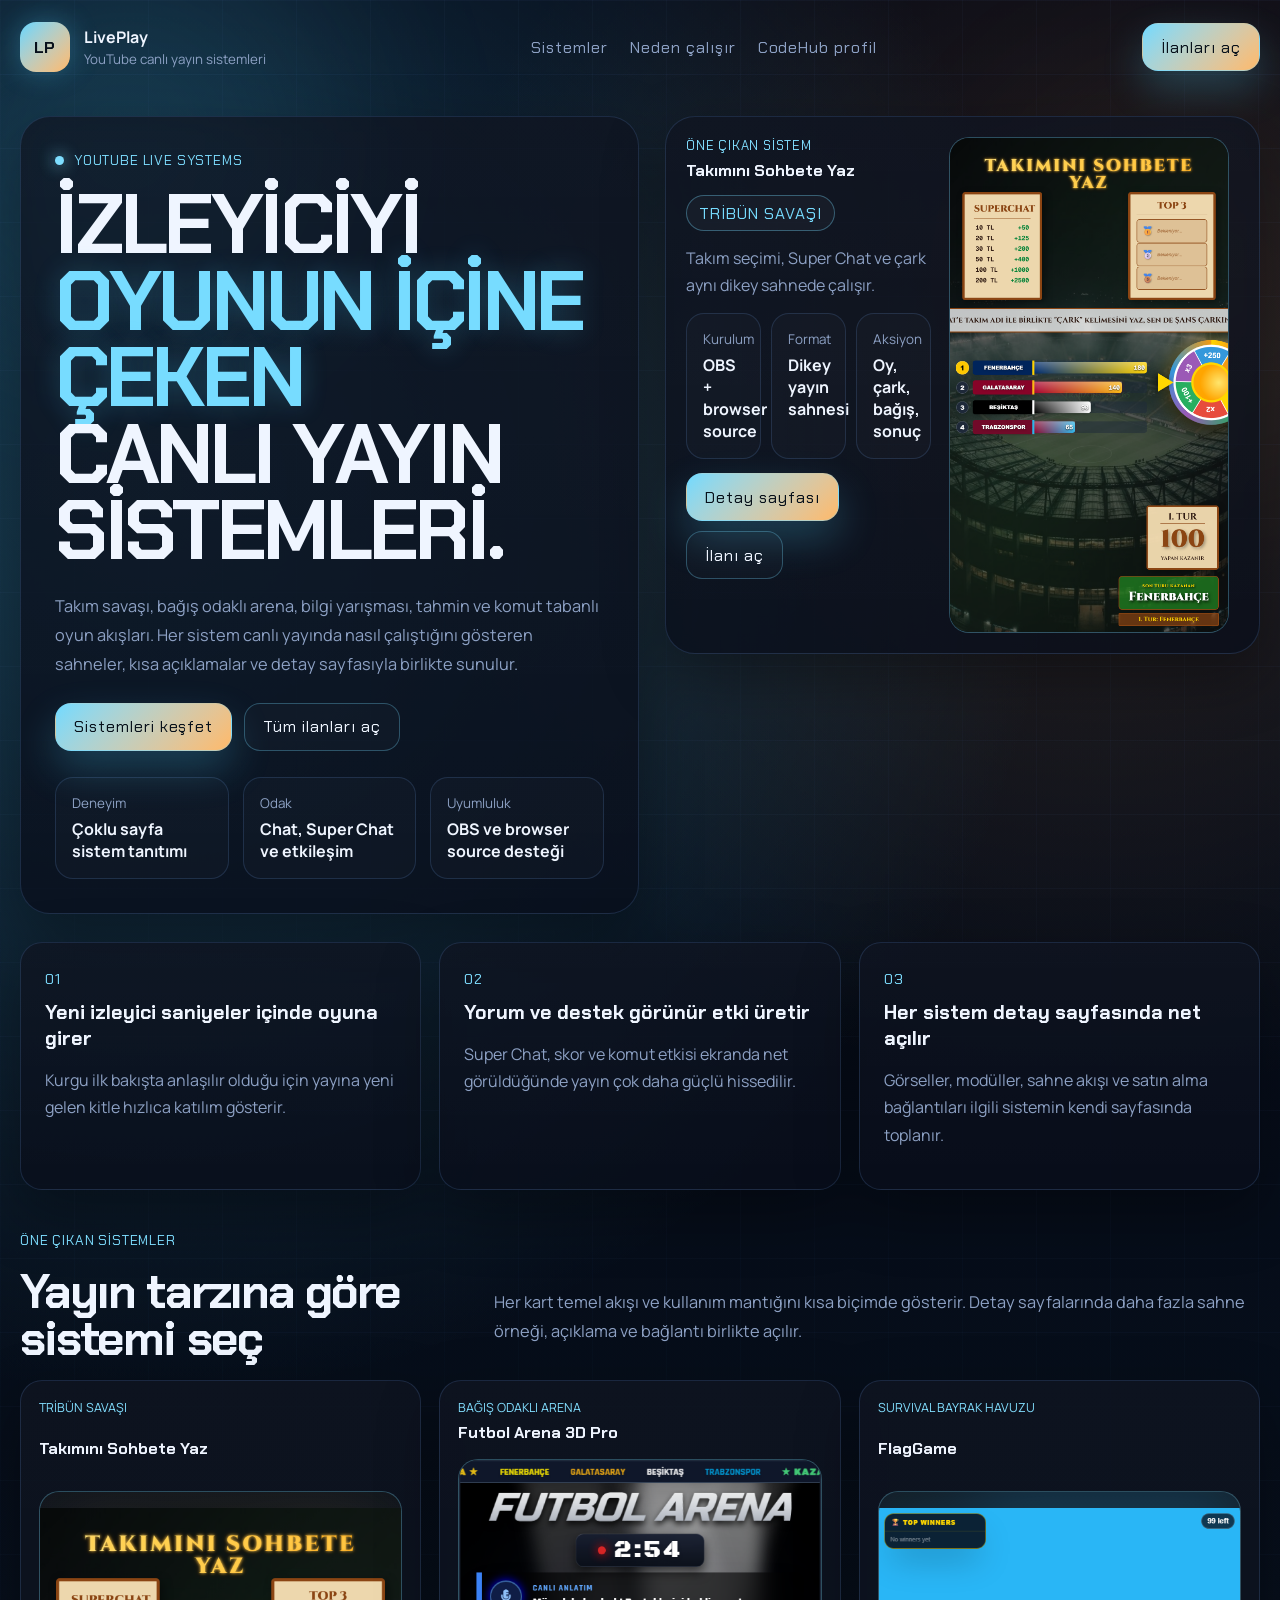
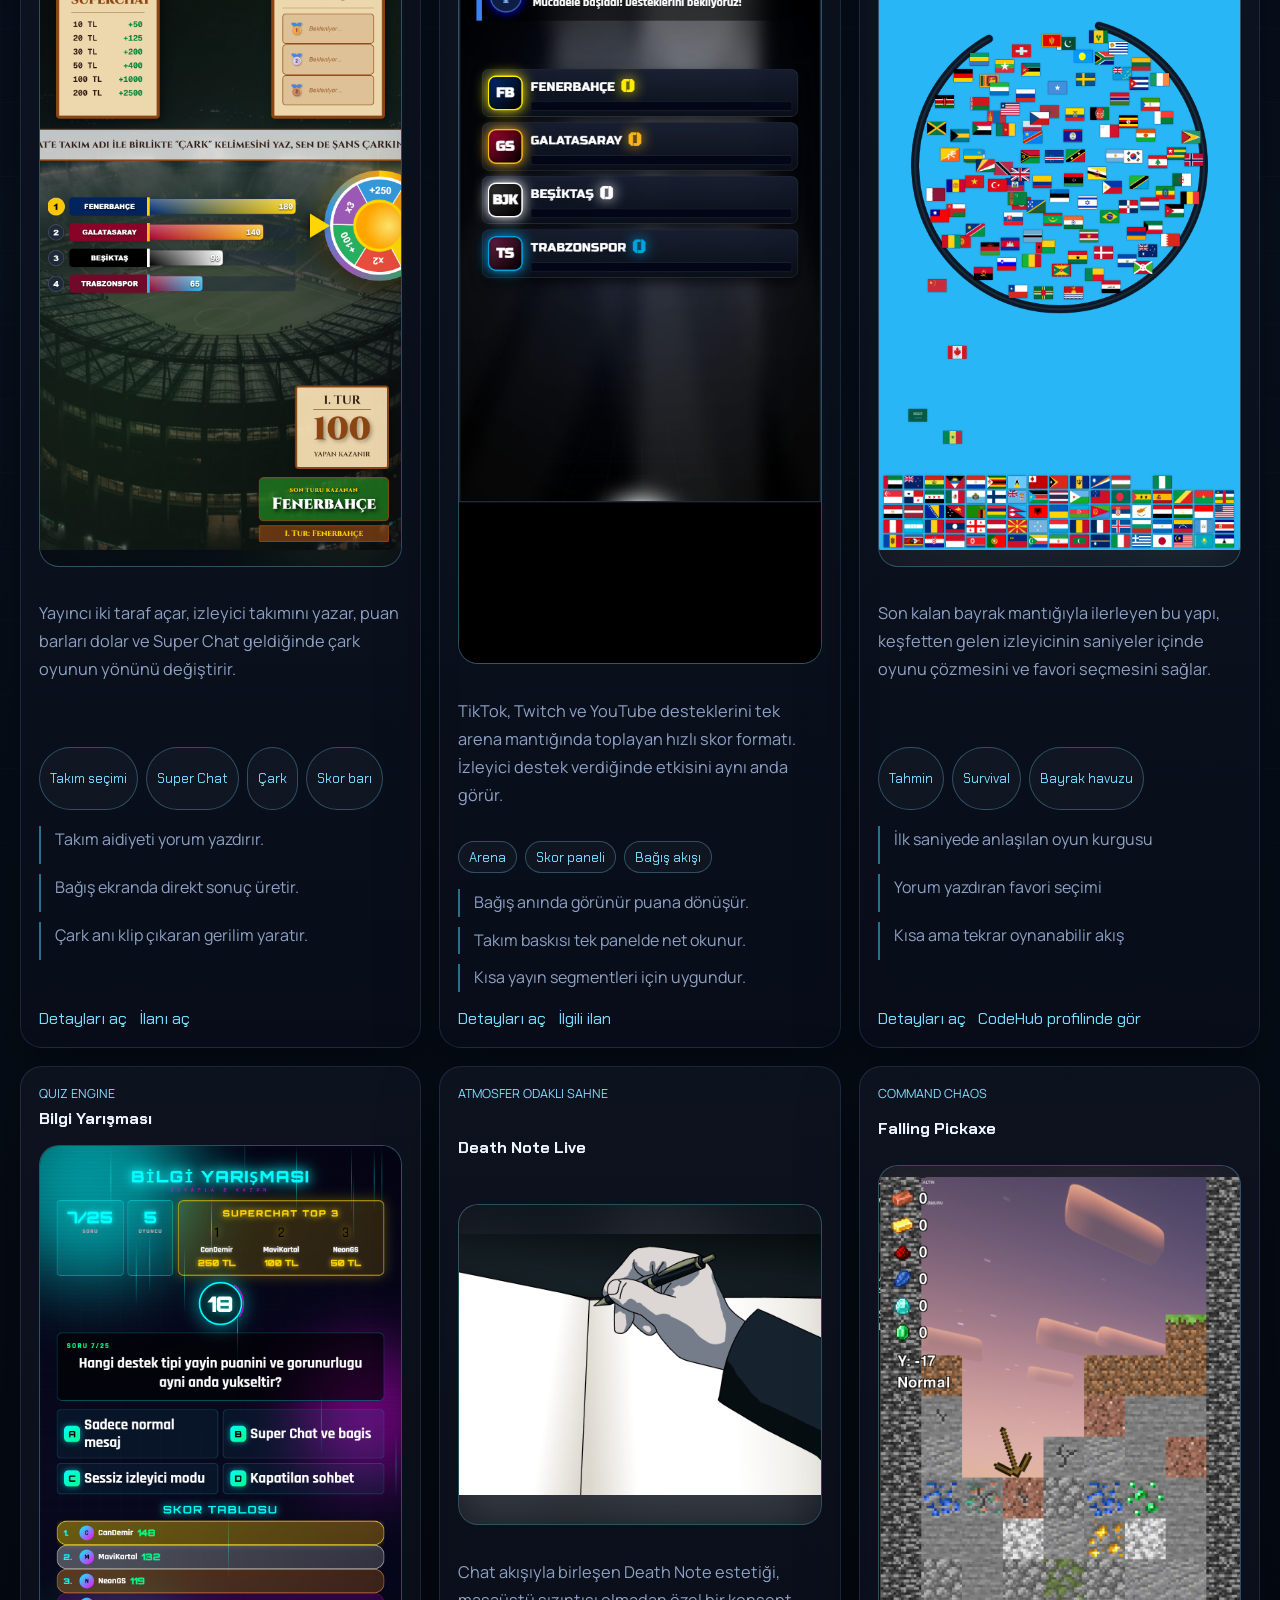
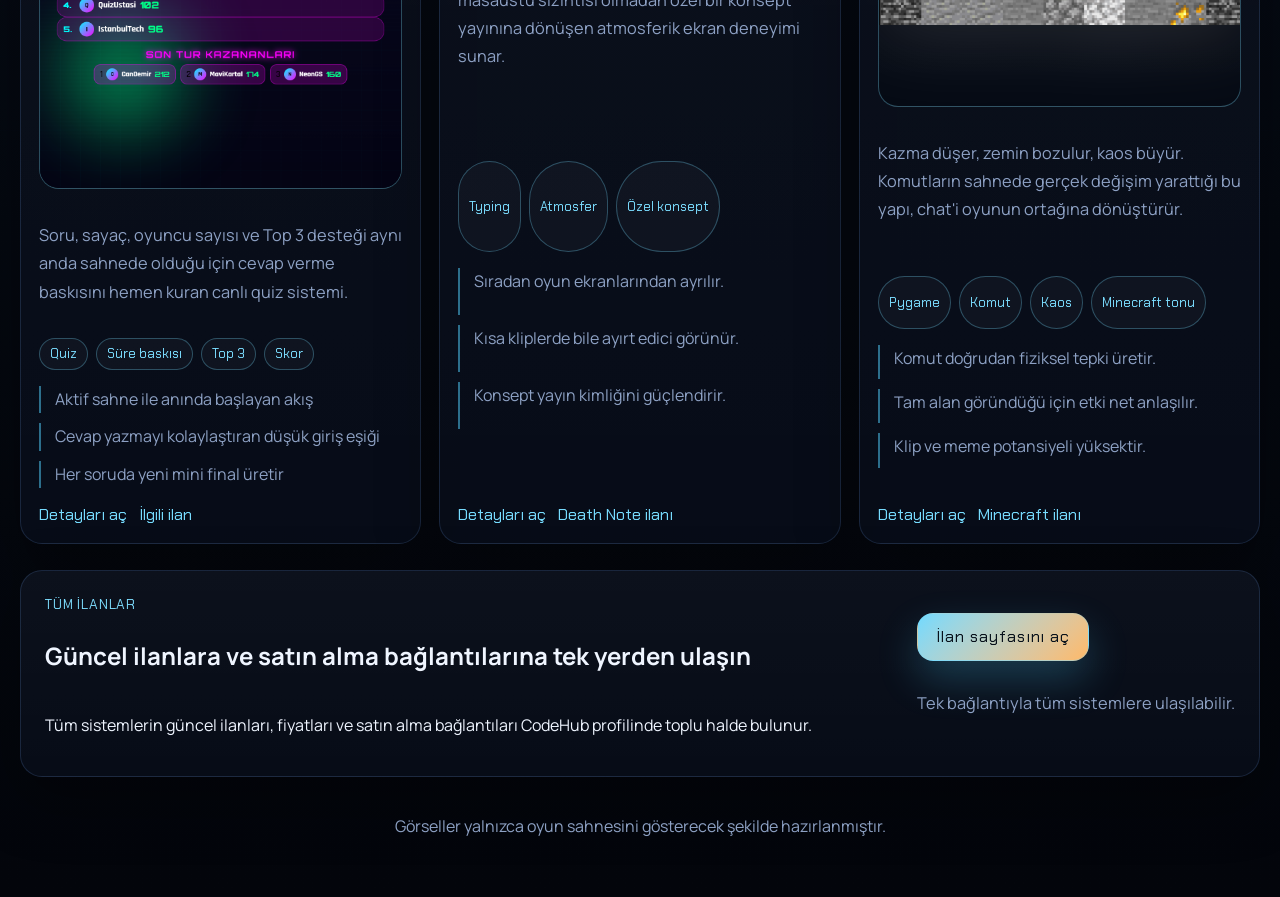
<file: index.html>
<!DOCTYPE html>
<html lang="tr">
  <head>
    <meta charset="UTF-8" />
    <meta name="viewport" content="width=device-width, initial-scale=1.0" />
    <meta
      name="description"
      content="LivePlay, YouTube canlı yayınları için etkileşim odaklı oyun, quiz ve komut sistemlerini çok sayfalı yapıda sunar."
    />
    <meta name="theme-color" content="#050816" />
    <title>LivePlay | YouTube Canlı Yayın Sistemleri</title>
    <link rel="preconnect" href="https://fonts.googleapis.com" />
    <link rel="preconnect" href="https://fonts.gstatic.com" crossorigin />
    <link
      href="https://fonts.googleapis.com/css2?family=Chakra+Petch:wght@400;500;600;700&family=Manrope:wght@400;500;600;700;800&display=swap"
      rel="stylesheet"
    />
    <link rel="stylesheet" href="./styles.css" />
    <script defer src="./games-data.js"></script>
    <script defer src="./script.js"></script>
  </head>
  <body class="page-home">
    <a class="skip-link" href="#anaIcerik">İçeriğe geç</a>

    <div class="page-shell">
      <div class="ambient ambient-a"></div>
      <div class="ambient ambient-b"></div>
      <div class="scanlines"></div>

      <header class="site-header">
        <a class="brand" href="./index.html">
          <span class="brand-mark">LP</span>
          <span class="brand-copy">
            <strong>LivePlay</strong>
            <small>YouTube canlı yayın sistemleri</small>
          </span>
        </a>

        <nav class="site-nav" aria-label="Ana menü">
          <a href="#urunler">Sistemler</a>
          <a href="#neden">Neden çalışır</a>
          <a href="https://www.itemsatis.com/p/CodeHub" target="_blank" rel="noreferrer">CodeHub profil</a>
        </nav>

        <a class="nav-cta" href="https://www.itemsatis.com/p/CodeHub" target="_blank" rel="noreferrer">
          İlanları aç
        </a>
      </header>

      <main id="anaIcerik">
        <section class="hero-grid">
          <div class="hero-copy reveal">
            <span class="section-kicker">
              <span class="kicker-dot"></span>
              YOUTUBE LIVE SYSTEMS
            </span>

            <h1>
              İZLEYİCİYİ
              <span>OYUNUN İÇİNE ÇEKEN</span>
              CANLI YAYIN SİSTEMLERİ.
            </h1>

            <p class="hero-text">
              Takım savaşı, bağış odaklı arena, bilgi yarışması, tahmin ve komut tabanlı
              oyun akışları. Her sistem canlı yayında nasıl çalıştığını gösteren sahneler,
              kısa açıklamalar ve detay sayfasıyla birlikte sunulur.
            </p>

            <div class="hero-actions">
              <a class="button button-primary" href="#urunler">Sistemleri keşfet</a>
              <a class="button button-secondary" href="https://www.itemsatis.com/p/CodeHub" target="_blank" rel="noreferrer">
                Tüm ilanları aç
              </a>
            </div>

            <div class="status-band">
              <article>
                <span>Deneyim</span>
                <strong>Çoklu sayfa sistem tanıtımı</strong>
              </article>
              <article>
                <span>Odak</span>
                <strong>Chat, Super Chat ve etkileşim</strong>
              </article>
              <article>
                <span>Uyumluluk</span>
                <strong>OBS ve browser source desteği</strong>
              </article>
            </div>
          </div>

          <div class="hero-stage reveal delay-1">
            <div class="hero-stage-frame" id="spotlightFrame"></div>
          </div>
        </section>

        <section class="proof-grid" id="neden">
          <article class="proof-card reveal">
            <span class="proof-index">01</span>
            <h2>Yeni izleyici saniyeler içinde oyuna girer</h2>
            <p>Kurgu ilk bakışta anlaşılır olduğu için yayına yeni gelen kitle hızlıca katılım gösterir.</p>
          </article>

          <article class="proof-card reveal delay-1">
            <span class="proof-index">02</span>
            <h2>Yorum ve destek görünür etki üretir</h2>
            <p>Super Chat, skor ve komut etkisi ekranda net görüldüğünde yayın çok daha güçlü hissedilir.</p>
          </article>

          <article class="proof-card reveal delay-2">
            <span class="proof-index">03</span>
            <h2>Her sistem detay sayfasında net açılır</h2>
            <p>Görseller, modüller, sahne akışı ve satın alma bağlantıları ilgili sistemin kendi sayfasında toplanır.</p>
          </article>
        </section>

        <section class="catalog-head reveal">
          <div>
            <span class="section-kicker">ÖNE ÇIKAN SİSTEMLER</span>
            <h2>Yayın tarzına göre sistemi seç</h2>
          </div>
          <p>
            Her kart temel akışı ve kullanım mantığını kısa biçimde gösterir. Detay sayfalarında
            daha fazla sahne örneği, açıklama ve bağlantı birlikte açılır.
          </p>
        </section>

        <section class="system-grid" id="urunler" aria-label="Sistem listesi"></section>

        <section class="profile-panel reveal">
          <div class="profile-copy">
            <span class="section-kicker">TÜM İLANLAR</span>
            <h2>Güncel ilanlara ve satın alma bağlantılarına tek yerden ulaşın</h2>
            <p>
              Tüm sistemlerin güncel ilanları, fiyatları ve satın alma bağlantıları CodeHub
              profilinde toplu halde bulunur.
            </p>
          </div>

          <div class="profile-actions">
            <a class="button button-primary" href="https://www.itemsatis.com/p/CodeHub" target="_blank" rel="noreferrer">
              İlan sayfasını aç
            </a>
            <p>Tek bağlantıyla tüm sistemlere ulaşılabilir.</p>
          </div>
        </section>
      </main>

      <footer class="site-footer">
        <p>Görseller yalnızca oyun sahnesini gösterecek şekilde hazırlanmıştır.</p>
      </footer>
    </div>
  </body>
</html>
</file>
<file: styles.css>
:root {
  --bg: #040816;
  --bg-2: #08101f;
  --panel: rgba(9, 15, 28, 0.78);
  --panel-strong: rgba(8, 13, 24, 0.94);
  --line: rgba(121, 171, 255, 0.16);
  --line-strong: rgba(121, 171, 255, 0.3);
  --text: #eff5ff;
  --muted: #8da1c4;
  --page-accent: #51d2ff;
  --page-glow: rgba(81, 210, 255, 0.24);
  --amber: #ffb968;
  --shadow-lg: 0 22px 60px rgba(0, 0, 0, 0.34);
  --shadow-xl: 0 38px 110px rgba(0, 0, 0, 0.45);
  --radius-xl: 30px;
  --radius-lg: 22px;
  --radius-md: 18px;
  --radius-sm: 14px;
}

* {
  box-sizing: border-box;
}

html {
  color-scheme: dark;
  scroll-behavior: smooth;
}

body {
  margin: 0;
  min-height: 100vh;
  overflow-x: hidden;
  background:
    radial-gradient(circle at 12% 12%, color-mix(in srgb, var(--page-accent) 26%, transparent), transparent 24%),
    radial-gradient(circle at 86% 10%, rgba(255, 185, 104, 0.14), transparent 18%),
    linear-gradient(180deg, #040714 0%, #07101c 45%, #03050b 100%);
  color: var(--text);
  font-family: "Manrope", sans-serif;
  opacity: 1;
  transform: translateY(0);
  filter: blur(0);
  transition:
    opacity 180ms ease,
    transform 180ms ease,
    filter 180ms ease;
}

body.page-leaving {
  opacity: 0;
  transform: translateY(10px);
  filter: blur(4px);
}

body.body-locked {
  overflow: hidden;
}

img {
  display: block;
  max-width: 100%;
}

a {
  color: inherit;
  text-decoration: none;
}

button,
input,
select {
  font: inherit;
}

button {
  cursor: pointer;
}

a:focus-visible,
button:focus-visible {
  outline: 2px solid color-mix(in srgb, var(--page-accent) 80%, white);
  outline-offset: 4px;
}

.skip-link {
  position: fixed;
  top: 12px;
  left: 12px;
  z-index: 50;
  padding: 10px 14px;
  border-radius: 12px;
  background: #fff;
  color: #050916;
  transform: translateY(-180%);
  transition: transform 140ms ease;
}

.skip-link:focus-visible {
  transform: translateY(0);
}

.page-shell {
  position: relative;
  width: min(1280px, calc(100vw - 40px));
  margin: 0 auto;
  padding-bottom: 36px;
}

.ambient,
.scanlines {
  position: fixed;
  pointer-events: none;
  inset: auto;
  z-index: 0;
}

.ambient {
  width: 430px;
  height: 430px;
  border-radius: 50%;
  filter: blur(96px);
  opacity: 0.34;
}

.ambient-a {
  top: -70px;
  left: -90px;
  background: color-mix(in srgb, var(--page-accent) 34%, transparent);
}

.ambient-b {
  top: 60px;
  right: -130px;
  background: rgba(255, 185, 104, 0.14);
}

.scanlines {
  inset: 0;
  background-image:
    linear-gradient(rgba(122, 168, 255, 0.05) 1px, transparent 1px),
    linear-gradient(90deg, rgba(122, 168, 255, 0.035) 1px, transparent 1px);
  background-size: 74px 74px;
  mask-image: linear-gradient(180deg, rgba(0, 0, 0, 0.92), transparent 95%);
}

.site-header,
main,
.detail-root,
.site-footer {
  position: relative;
  z-index: 1;
}

.site-header {
  display: flex;
  align-items: center;
  justify-content: space-between;
  gap: 20px;
  padding: 22px 0 16px;
}

.brand {
  display: inline-flex;
  align-items: center;
  gap: 14px;
}

.brand-mark,
.section-kicker,
.site-nav a,
.nav-cta,
.button,
.proof-index,
.card-label,
.purchase-label,
.deck-label,
.eyebrow-chip {
  font-family: "Chakra Petch", sans-serif;
  letter-spacing: 0.06em;
}

.brand-mark {
  display: grid;
  place-items: center;
  width: 50px;
  height: 50px;
  border-radius: 16px;
  background: linear-gradient(135deg, color-mix(in srgb, var(--page-accent) 92%, white), var(--amber));
  color: #07101b;
  font-weight: 700;
  box-shadow: 0 0 28px color-mix(in srgb, var(--page-accent) 30%, transparent);
}

.brand-copy {
  display: grid;
  gap: 2px;
}

.brand-copy small {
  color: var(--muted);
}

.site-nav {
  display: flex;
  align-items: center;
  gap: 22px;
  color: var(--muted);
}

.site-nav a:hover {
  color: var(--text);
}

.nav-cta,
.button {
  display: inline-flex;
  align-items: center;
  justify-content: center;
  min-height: 48px;
  padding: 0 18px;
  border-radius: 16px;
  border: 1px solid color-mix(in srgb, var(--page-accent) 24%, rgba(255, 255, 255, 0.08));
  transition:
    transform 180ms ease,
    box-shadow 180ms ease,
    border-color 180ms ease,
    background 180ms ease;
}

.nav-cta,
.button-primary {
  background: linear-gradient(135deg, color-mix(in srgb, var(--page-accent) 82%, white), var(--amber));
  color: #07101a;
  box-shadow: 0 18px 40px color-mix(in srgb, var(--page-accent) 24%, transparent);
}

.button-secondary {
  background: rgba(255, 255, 255, 0.02);
  color: var(--text);
}

.nav-cta:hover,
.button:hover {
  transform: translateY(-2px);
}

.section-kicker {
  display: inline-flex;
  align-items: center;
  gap: 10px;
  color: color-mix(in srgb, var(--page-accent) 74%, white);
  font-size: 0.86rem;
}

.kicker-dot {
  width: 9px;
  height: 9px;
  border-radius: 50%;
  background: currentColor;
  box-shadow: 0 0 16px currentColor;
}

.hero-grid {
  display: grid;
  grid-template-columns: 1.02fr 0.98fr;
  gap: 26px;
  padding: 28px 0 20px;
  align-items: start;
}

.hero-copy,
.hero-stage,
.proof-card,
.system-card,
.profile-panel,
.product-hero,
.tab-row,
.info-card,
.gallery-card,
.module-card,
.related-card,
.missing-state {
  border: 1px solid var(--line);
  background:
    linear-gradient(180deg, rgba(255, 255, 255, 0.02), rgba(255, 255, 255, 0)),
    var(--panel);
  box-shadow: var(--shadow-lg);
  backdrop-filter: blur(18px);
}

.hero-copy {
  border-radius: var(--radius-xl);
  padding: 34px;
  min-height: 560px;
  display: flex;
  flex-direction: column;
  justify-content: center;
}

.hero-copy h1,
.catalog-head h2,
.section-head h2,
.product-copy h1,
.missing-state h1 {
  margin: 18px 0 0;
  font-family: "Chakra Petch", sans-serif;
  font-size: clamp(3rem, 6.5vw, 5.2rem);
  line-height: 0.92;
  letter-spacing: -0.04em;
}

.hero-copy h1 span {
  display: block;
  color: color-mix(in srgb, var(--page-accent) 78%, white);
  text-shadow: 0 0 26px color-mix(in srgb, var(--page-accent) 24%, transparent);
}

.hero-text,
.catalog-head p,
.section-head p,
.product-summary,
.system-summary,
.purchase-copy p,
.info-card p,
.missing-state p,
.profile-actions p {
  color: var(--muted);
  line-height: 1.78;
  font-size: 1.02rem;
}

.hero-text {
  width: min(100%, 600px);
  margin: 22px 0 0;
}

.hero-actions {
  display: flex;
  flex-wrap: wrap;
  gap: 12px;
  margin-top: 24px;
}

.status-band {
  display: grid;
  grid-template-columns: repeat(3, minmax(0, 1fr));
  gap: 14px;
  margin-top: 26px;
}

.status-band article,
.deck-metrics article,
.product-strip article {
  border: 1px solid var(--line);
  border-radius: 18px;
  padding: 16px;
  background: rgba(255, 255, 255, 0.02);
}

.status-band span,
.deck-metrics span,
.product-strip span {
  display: block;
  margin-bottom: 6px;
  color: var(--muted);
  font-size: 0.84rem;
}

.hero-stage {
  border-radius: var(--radius-xl);
  padding: 20px;
  display: grid;
}

.hero-stage-frame {
  min-height: 0;
}

.command-deck {
  display: grid;
  grid-template-columns: minmax(0, 0.96fr) minmax(280px, 0.92fr);
  gap: 18px;
  align-items: stretch;
}

.deck-head,
.system-card-head,
.related-copy,
.gallery-copy,
.purchase-copy,
.profile-copy {
  display: grid;
  gap: 6px;
}

.deck-copy {
  display: grid;
  gap: 14px;
  align-content: start;
}

.deck-label,
.purchase-label,
.card-label {
  color: color-mix(in srgb, var(--page-accent) 72%, white);
  font-size: 0.82rem;
}

.deck-head strong,
.system-card-head strong,
.catalog-head h2,
.section-head h2,
.purchase-copy strong,
.related-copy strong {
  font-family: "Chakra Petch", sans-serif;
}

.deck-media {
  min-height: 100%;
}

.eyebrow-chip {
  display: inline-flex;
  align-items: center;
  justify-content: center;
  width: fit-content;
  min-height: 36px;
  padding: 0 12px;
  border-radius: 999px;
  border: 1px solid color-mix(in srgb, var(--page-accent) 28%, rgba(255, 255, 255, 0.1));
  color: color-mix(in srgb, var(--page-accent) 78%, white);
  background: rgba(255, 255, 255, 0.03);
}

.deck-copy p {
  margin: 0;
  color: var(--muted);
  line-height: 1.7;
}

.deck-metrics {
  display: grid;
  grid-template-columns: repeat(3, minmax(0, 1fr));
  gap: 10px;
}

.deck-actions {
  display: flex;
  gap: 10px;
  flex-wrap: wrap;
}

.tab-row {
  display: grid;
  grid-template-columns: repeat(3, minmax(0, 1fr));
  gap: 10px;
  margin-top: 14px;
}
.mini-tab,
.system-card,
.proof-card,
.profile-panel,
.hero-copy,
.hero-stage,
.product-hero {
  min-width: 0;
}

.switch-card,
.mini-tab {
  display: grid;
  gap: 4px;
  padding: 14px;
  border-radius: 18px;
  border: 1px solid var(--line);
  background: rgba(255, 255, 255, 0.02);
  color: var(--muted);
  transition:
    border-color 160ms ease,
    transform 160ms ease,
    background 160ms ease;
}

.switch-card strong,
.mini-tab strong {
  color: var(--text);
  font-family: "Chakra Petch", sans-serif;
  font-size: 0.95rem;
}

.switch-card span,
.mini-tab span,
.system-card-head span,
.related-copy span {
  font-size: 0.78rem;
  color: color-mix(in srgb, var(--page-accent) 72%, white);
}

.switch-card.is-active,
.switch-card:hover,
.mini-tab.is-active,
.mini-tab:hover {
  transform: translateY(-2px);
  border-color: color-mix(in srgb, var(--page-accent) 60%, rgba(255, 255, 255, 0.18));
  background: rgba(255, 255, 255, 0.05);
}

.proof-grid {
  display: grid;
  grid-template-columns: repeat(3, minmax(0, 1fr));
  gap: 18px;
  padding: 8px 0 10px;
}

.proof-card,
.profile-panel {
  border-radius: var(--radius-lg);
  padding: 24px;
}

.proof-index {
  color: color-mix(in srgb, var(--page-accent) 74%, white);
  font-size: 0.92rem;
}

.proof-card h2,
.info-card h2,
.module-card h3 {
  margin: 10px 0 0;
  font-family: "Chakra Petch", sans-serif;
  font-size: 1.24rem;
}

.proof-card p,
.system-summary,
.signal-list p,
.timeline-list p,
.compact-list li,
.gallery-copy span,
.related-copy span,
.muted-paragraph {
  color: var(--muted);
  line-height: 1.72;
}

.catalog-head,
.section-head {
  display: flex;
  align-items: end;
  justify-content: space-between;
  gap: 18px;
  padding: 28px 0 18px;
}

.catalog-head h2,
.section-head h2 {
  font-size: clamp(2rem, 4vw, 3rem);
  line-height: 0.98;
}

.system-grid {
  display: grid;
  grid-template-columns: repeat(3, minmax(0, 1fr));
  gap: 18px;
}

.system-card {
  display: grid;
  gap: 16px;
  border-radius: var(--radius-lg);
  padding: 18px;
}

.system-media {
  min-height: 260px;
}

.chip-row {
  display: flex;
  flex-wrap: wrap;
  gap: 8px;
}

.chip-row span {
  display: inline-flex;
  align-items: center;
  min-height: 32px;
  padding: 0 10px;
  border-radius: 999px;
  border: 1px solid color-mix(in srgb, var(--page-accent) 24%, rgba(255, 255, 255, 0.08));
  background: rgba(255, 255, 255, 0.03);
  color: color-mix(in srgb, var(--page-accent) 76%, white);
  font-family: "Chakra Petch", sans-serif;
  font-size: 0.82rem;
}

.signal-list {
  display: grid;
  gap: 10px;
}

.signal-list p {
  margin: 0;
  padding-left: 14px;
  border-left: 2px solid color-mix(in srgb, var(--page-accent) 50%, transparent);
}

.system-actions {
  display: flex;
  justify-content: flex-start;
  flex-wrap: wrap;
  gap: 12px;
  margin-top: auto;
}

.text-link {
  color: color-mix(in srgb, var(--page-accent) 78%, white);
  font-family: "Chakra Petch", sans-serif;
}

.text-link:hover {
  color: #fff;
}

.profile-panel {
  display: flex;
  align-items: center;
  justify-content: space-between;
  gap: 22px;
  margin-top: 26px;
}

.profile-actions {
  display: grid;
  gap: 12px;
  justify-items: start;
}

.site-footer {
  padding: 22px 0 8px;
  color: var(--muted);
  text-align: center;
}

.media-shell {
  position: relative;
  overflow: hidden;
  border-radius: 20px;
  border: 1px solid color-mix(in srgb, var(--page-accent) 24%, rgba(255, 255, 255, 0.1));
  background:
    linear-gradient(180deg, rgba(255, 255, 255, 0.03), rgba(255, 255, 255, 0)),
    #060b15;
}

.media-shell::before {
  content: "";
  position: absolute;
  inset: 0;
  background: var(--preview) center / cover no-repeat;
  filter: blur(30px);
  opacity: 0.2;
  transform: scale(1.08);
}

.media-shell img {
  position: relative;
  z-index: 1;
  width: 100%;
  height: 100%;
}

.media-fit-contain img {
  object-fit: contain;
  background: linear-gradient(180deg, rgba(255, 255, 255, 0.01), rgba(255, 255, 255, 0));
}

.media-fit-cover img {
  object-fit: cover;
}

.product-hero {
  display: grid;
  grid-template-columns: 1.08fr 0.92fr;
  gap: 22px;
  border-radius: var(--radius-xl);
  padding: 28px;
  margin-top: 18px;
}

.product-copy h1 {
  font-size: clamp(2.6rem, 5vw, 4.4rem);
}

.back-link {
  color: color-mix(in srgb, var(--page-accent) 74%, white);
  font-family: "Chakra Petch", sans-serif;
}

.product-strip {
  display: grid;
  grid-template-columns: repeat(3, minmax(0, 1fr));
  gap: 12px;
  margin-top: 20px;
}

.product-actions {
  display: flex;
  flex-wrap: wrap;
  gap: 12px;
  margin-top: 20px;
}

.purchase-panel {
  display: grid;
  gap: 16px;
}

.purchase-visual {
  min-height: 280px;
}

.purchase-copy {
  border: 1px solid var(--line);
  border-radius: 22px;
  padding: 20px;
  background: rgba(255, 255, 255, 0.02);
}

.tab-row {
  border-radius: 22px;
  padding: 14px;
  margin-top: 18px;
}

.product-grid {
  display: grid;
  grid-template-columns: repeat(4, minmax(0, 1fr));
  gap: 18px;
  margin-top: 22px;
}

.info-card {
  border-radius: 22px;
  padding: 22px;
}

.timeline-list {
  display: grid;
  gap: 12px;
  margin-top: 16px;
}

.timeline-list article {
  display: grid;
  grid-template-columns: auto 1fr;
  gap: 12px;
  align-items: start;
}

.timeline-list span,
.module-card span {
  display: grid;
  place-items: center;
  width: 34px;
  height: 34px;
  border-radius: 10px;
  background: color-mix(in srgb, var(--page-accent) 20%, transparent);
  color: color-mix(in srgb, var(--page-accent) 82%, white);
  font-family: "Chakra Petch", sans-serif;
}

.compact-list {
  margin: 16px 0 0;
  padding-left: 18px;
  display: grid;
  gap: 10px;
}

.gallery-grid {
  display: grid;
  grid-template-columns: repeat(12, minmax(0, 1fr));
  gap: 18px;
}

.gallery-card {
  grid-column: span 4;
  display: grid;
  gap: 12px;
  border-radius: 22px;
  padding: 14px;
}

.gallery-card-wide {
  grid-column: span 6;
}

.gallery-card .media-shell {
  min-height: 220px;
}

.gallery-card-wide .media-shell {
  min-height: 260px;
}

.gallery-copy {
  padding: 4px 4px 0;
}

.module-grid,
.related-grid {
  display: grid;
  grid-template-columns: repeat(4, minmax(0, 1fr));
  gap: 18px;
}

.module-card,
.related-card {
  border-radius: 22px;
  padding: 20px;
}

.related-card {
  display: grid;
  gap: 14px;
}

.media-shell-mini {
  min-height: 150px;
}

.missing-state {
  border-radius: 24px;
  padding: 36px;
  margin-top: 24px;
  text-align: center;
}

.lightbox[hidden] {
  display: none;
}

.lightbox {
  position: fixed;
  inset: 0;
  z-index: 60;
}

.lightbox-backdrop {
  position: absolute;
  inset: 0;
  background: rgba(2, 4, 10, 0.82);
  backdrop-filter: blur(10px);
}

.lightbox-frame {
  position: relative;
  z-index: 1;
  width: min(1100px, calc(100vw - 32px));
  margin: 72px auto 0;
  padding: 18px;
  border-radius: 26px;
  border: 1px solid var(--line-strong);
  background: rgba(6, 10, 18, 0.95);
}

.lightbox-frame img {
  border-radius: 18px;
  max-height: 72vh;
  margin: 0 auto;
}

.lightbox-frame figcaption {
  margin-top: 14px;
  color: var(--muted);
  text-align: center;
}

.lightbox-close {
  position: absolute;
  top: 18px;
  right: 18px;
  z-index: 2;
  min-height: 42px;
  padding: 0 14px;
  border-radius: 14px;
  border: 1px solid var(--line-strong);
  background: rgba(255, 255, 255, 0.06);
  color: var(--text);
}

.reveal {
  opacity: 0;
  transform: translateY(22px);
  transition:
    opacity 560ms ease,
    transform 560ms ease;
}

.reveal.delay-1 {
  transition-delay: 90ms;
}

.reveal.delay-2 {
  transition-delay: 180ms;
}

.reveal.is-visible {
  opacity: 1;
  transform: translateY(0);
}

@media (max-width: 1180px) {
  .hero-grid,
  .product-hero,
  .profile-panel {
    grid-template-columns: 1fr;
  }

  .command-deck {
    grid-template-columns: 1fr;
  }

  .status-band,
  .deck-metrics,
  .product-strip,
  .proof-grid,
  .system-grid,
  .product-grid,
  .module-grid,
  .related-grid {
    grid-template-columns: repeat(2, minmax(0, 1fr));
  }

  .gallery-card,
  .gallery-card-wide {
    grid-column: span 6;
  }

  .hero-copy {
    min-height: auto;
  }
}

@media (max-width: 760px) {
  .page-shell {
    width: min(100vw - 20px, 100%);
  }

  .site-header,
  .site-nav,
  .hero-actions,
  .deck-actions,
  .system-actions,
  .product-actions {
    flex-direction: column;
    align-items: stretch;
  }

  .site-header {
    padding-top: 16px;
  }

  .hero-copy,
  .hero-stage,
  .proof-card,
  .system-card,
  .profile-panel,
  .product-hero,
  .tab-row,
  .info-card,
  .gallery-card,
  .module-card,
  .related-card,
  .missing-state {
    border-radius: 22px;
  }

  .hero-copy,
  .product-hero,
  .proof-card,
  .system-card,
  .profile-panel,
  .info-card,
  .module-card,
  .related-card {
    padding: 18px;
  }

  .hero-copy h1,
  .product-copy h1,
  .catalog-head h2,
  .section-head h2,
  .missing-state h1 {
    font-size: clamp(2.2rem, 12vw, 3.4rem);
  }

  .status-band,
  .deck-metrics,
  .product-strip,
  .proof-grid,
  .system-grid,
  .product-grid,
  .module-grid,
  .related-grid,
  .tab-row {
    grid-template-columns: 1fr;
  }

  .catalog-head,
  .section-head {
    align-items: start;
    flex-direction: column;
  }

  .gallery-grid {
    grid-template-columns: 1fr;
  }

  .gallery-card,
  .gallery-card-wide {
    grid-column: auto;
  }

  .deck-media,
  .system-media,
  .purchase-visual,
  .gallery-card .media-shell,
  .gallery-card-wide .media-shell {
    min-height: 190px;
  }
}
</file>
